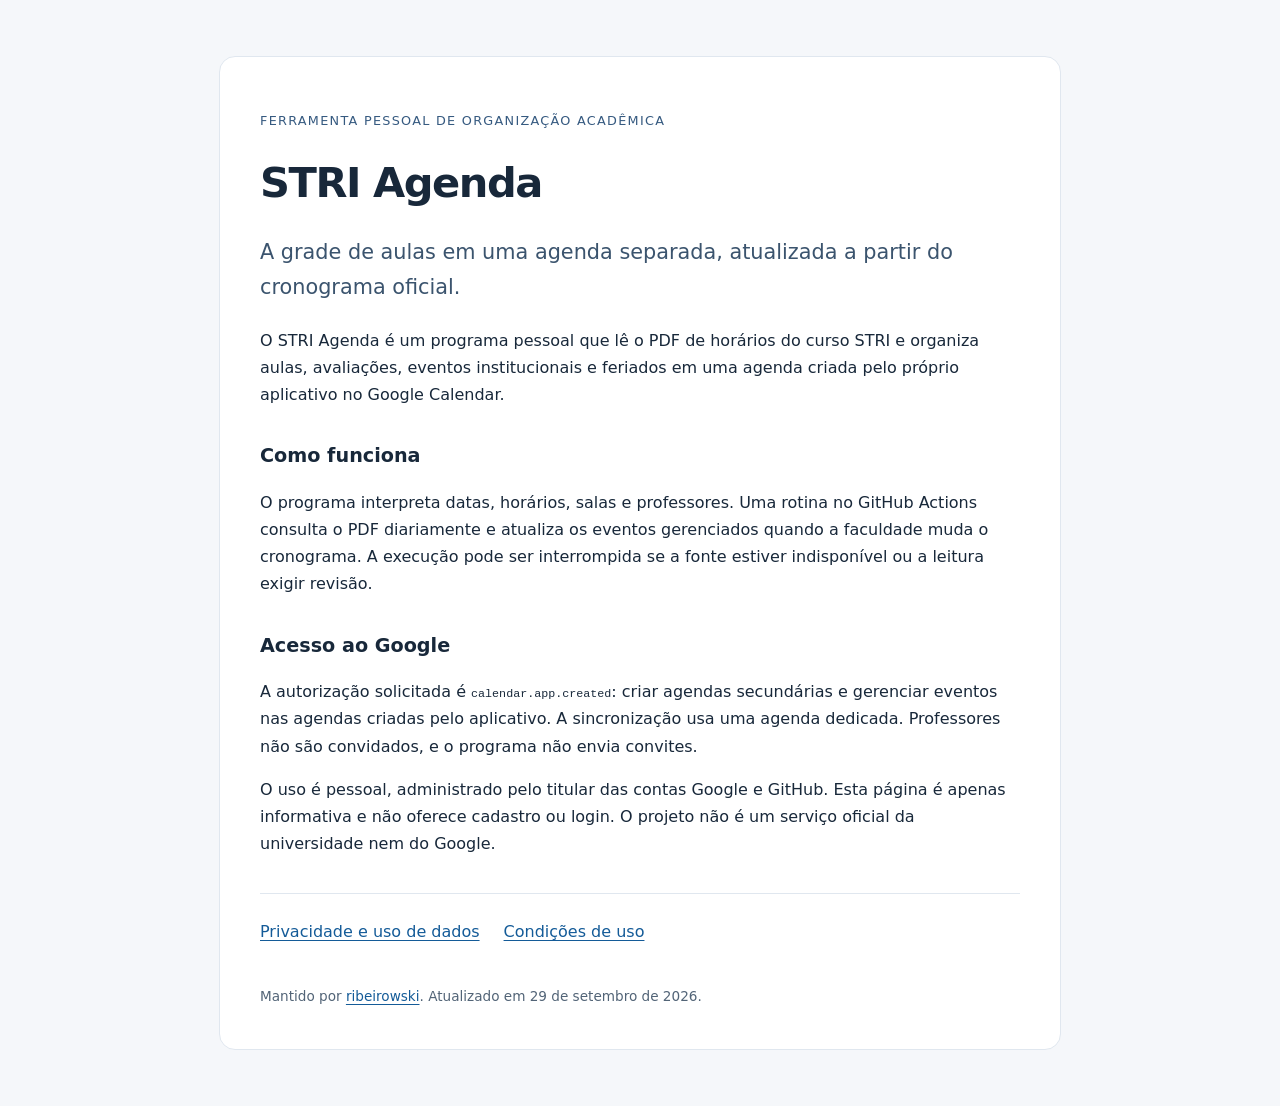
<file: index.html>
<!doctype html>
<html lang="pt-BR"><meta charset="utf-8"><meta name="viewport" content="width=device-width,initial-scale=1"><title>STRI Agenda</title><link rel="stylesheet" href="style.css">
<main><p class="eyebrow">Ferramenta pessoal de organização acadêmica</p><h1>STRI Agenda</h1>
<p class="lead">A grade de aulas em uma agenda separada, atualizada a partir do cronograma oficial.</p>
<p>O STRI Agenda é um programa pessoal que lê o PDF de horários do curso STRI e organiza aulas, avaliações, eventos institucionais e feriados em uma agenda criada pelo próprio aplicativo no Google Calendar.</p>
<h2>Como funciona</h2><p>O programa interpreta datas, horários, salas e professores. Uma rotina no GitHub Actions consulta o PDF diariamente e atualiza os eventos gerenciados quando a faculdade muda o cronograma. A execução pode ser interrompida se a fonte estiver indisponível ou a leitura exigir revisão.</p>
<h2>Acesso ao Google</h2><p>A autorização solicitada é <code>calendar.app.created</code>: criar agendas secundárias e gerenciar eventos nas agendas criadas pelo aplicativo. A sincronização usa uma agenda dedicada. Professores não são convidados, e o programa não envia convites.</p>
<p>O uso é pessoal, administrado pelo titular das contas Google e GitHub. Esta página é apenas informativa e não oferece cadastro ou login. O projeto não é um serviço oficial da universidade nem do Google.</p>
<nav><a href="privacy.html">Privacidade e uso de dados</a><a href="terms.html">Condições de uso</a></nav>
<footer>Mantido por <a href="https://github.com/ribeirowski">ribeirowski</a>. Atualizado em 29 de setembro de 2026.</footer></main></html>
</file>
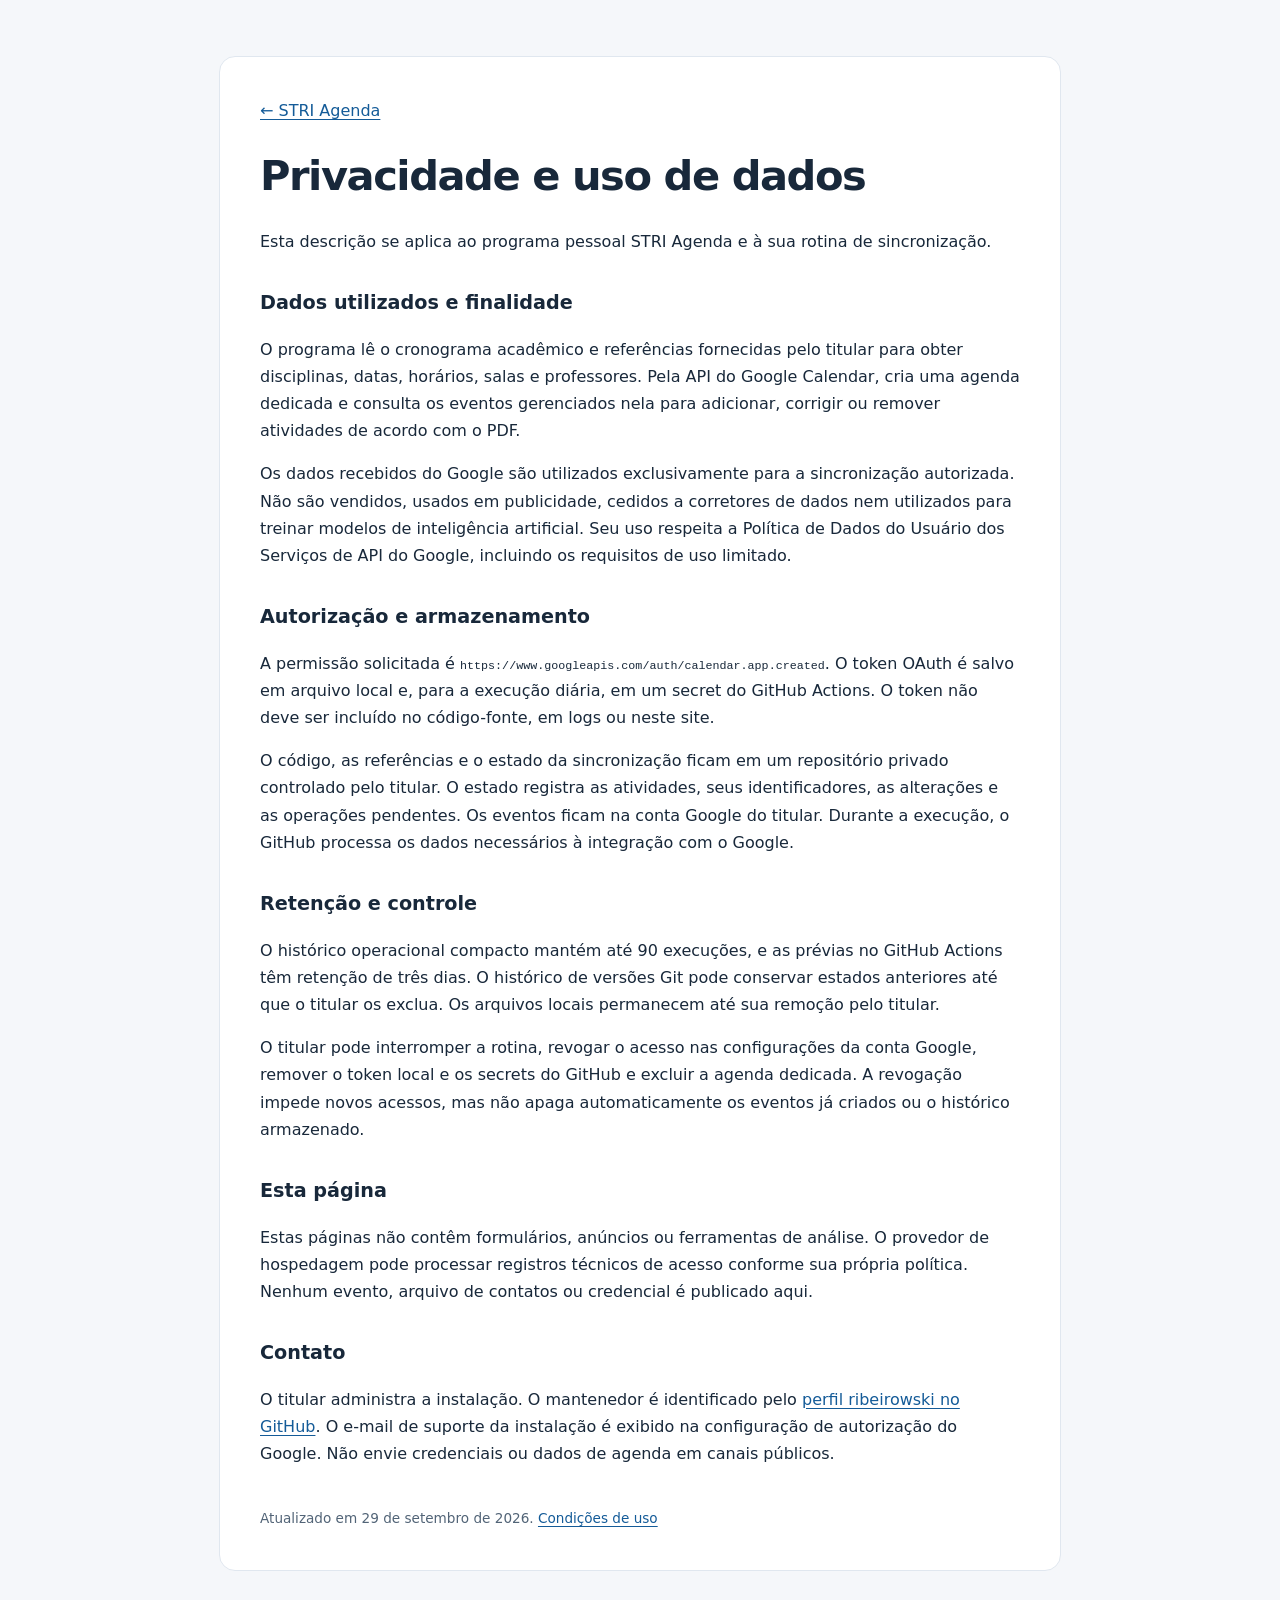
<file: privacy.html>
<!doctype html>
<html lang="pt-BR"><meta charset="utf-8"><meta name="viewport" content="width=device-width,initial-scale=1"><title>Privacidade — STRI Agenda</title><link rel="stylesheet" href="style.css">
<main><a href="index.html">← STRI Agenda</a><h1>Privacidade e uso de dados</h1>
<p>Esta descrição se aplica ao programa pessoal STRI Agenda e à sua rotina de sincronização.</p>
<h2>Dados utilizados e finalidade</h2><p>O programa lê o cronograma acadêmico e referências fornecidas pelo titular para obter disciplinas, datas, horários, salas e professores. Pela API do Google Calendar, cria uma agenda dedicada e consulta os eventos gerenciados nela para adicionar, corrigir ou remover atividades de acordo com o PDF.</p>
<p>Os dados recebidos do Google são utilizados exclusivamente para a sincronização autorizada. Não são vendidos, usados em publicidade, cedidos a corretores de dados nem utilizados para treinar modelos de inteligência artificial. Seu uso respeita a Política de Dados do Usuário dos Serviços de API do Google, incluindo os requisitos de uso limitado.</p>
<h2>Autorização e armazenamento</h2><p>A permissão solicitada é <code>https://www.googleapis.com/auth/calendar.app.created</code>. O token OAuth é salvo em arquivo local e, para a execução diária, em um secret do GitHub Actions. O token não deve ser incluído no código-fonte, em logs ou neste site.</p>
<p>O código, as referências e o estado da sincronização ficam em um repositório privado controlado pelo titular. O estado registra as atividades, seus identificadores, as alterações e as operações pendentes. Os eventos ficam na conta Google do titular. Durante a execução, o GitHub processa os dados necessários à integração com o Google.</p>
<h2>Retenção e controle</h2><p>O histórico operacional compacto mantém até 90 execuções, e as prévias no GitHub Actions têm retenção de três dias. O histórico de versões Git pode conservar estados anteriores até que o titular os exclua. Os arquivos locais permanecem até sua remoção pelo titular.</p>
<p>O titular pode interromper a rotina, revogar o acesso nas configurações da conta Google, remover o token local e os secrets do GitHub e excluir a agenda dedicada. A revogação impede novos acessos, mas não apaga automaticamente os eventos já criados ou o histórico armazenado.</p>
<h2>Esta página</h2><p>Estas páginas não contêm formulários, anúncios ou ferramentas de análise. O provedor de hospedagem pode processar registros técnicos de acesso conforme sua própria política. Nenhum evento, arquivo de contatos ou credencial é publicado aqui.</p>
<h2>Contato</h2><p>O titular administra a instalação. O mantenedor é identificado pelo <a href="https://github.com/ribeirowski">perfil ribeirowski no GitHub</a>. O e-mail de suporte da instalação é exibido na configuração de autorização do Google. Não envie credenciais ou dados de agenda em canais públicos.</p>
<footer>Atualizado em 29 de setembro de 2026. <a href="terms.html">Condições de uso</a></footer></main></html>
</file>
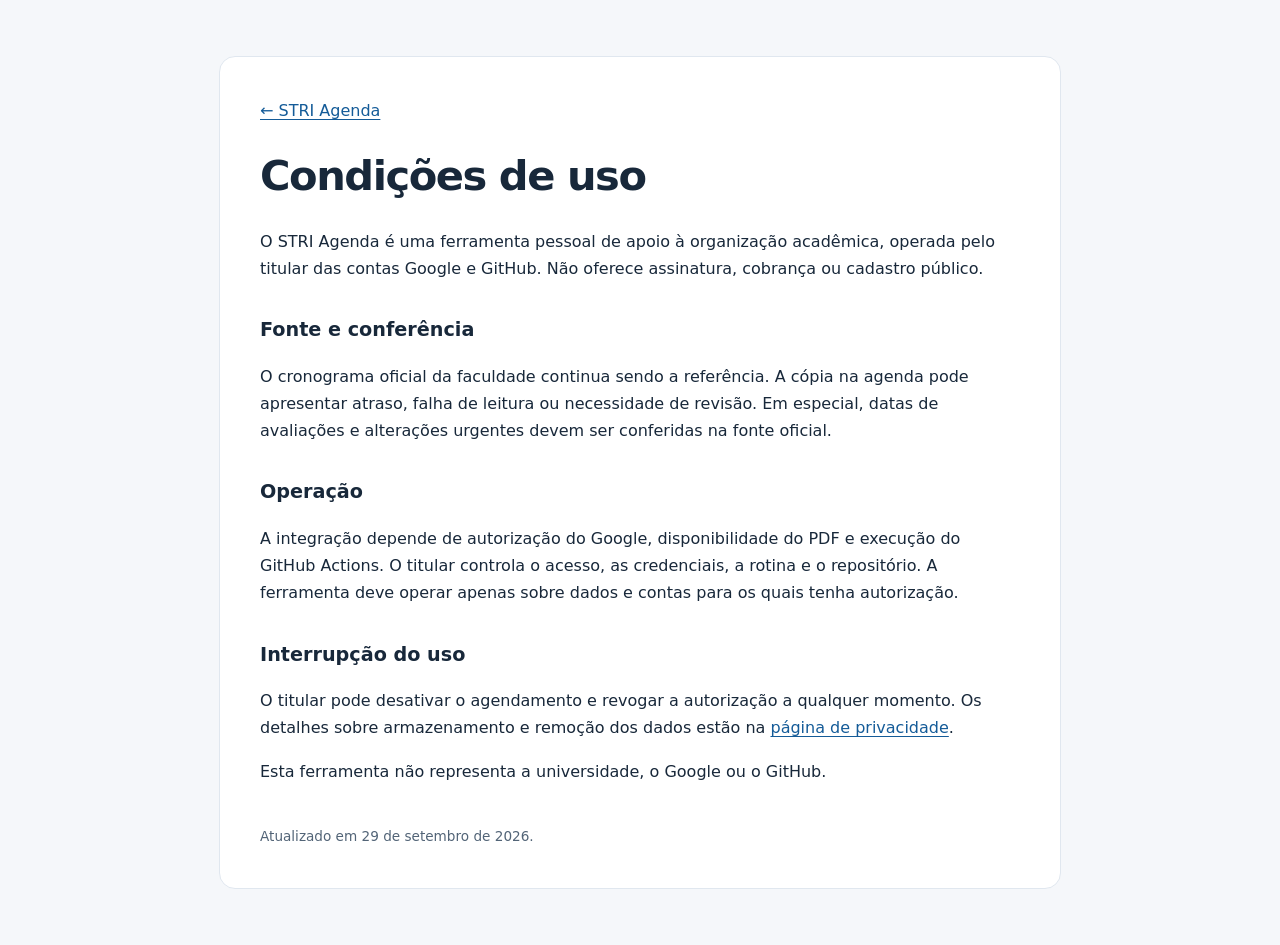
<file: terms.html>
<!doctype html>
<html lang="pt-BR"><meta charset="utf-8"><meta name="viewport" content="width=device-width,initial-scale=1"><title>Condições de uso — STRI Agenda</title><link rel="stylesheet" href="style.css">
<main><a href="index.html">← STRI Agenda</a><h1>Condições de uso</h1>
<p>O STRI Agenda é uma ferramenta pessoal de apoio à organização acadêmica, operada pelo titular das contas Google e GitHub. Não oferece assinatura, cobrança ou cadastro público.</p>
<h2>Fonte e conferência</h2><p>O cronograma oficial da faculdade continua sendo a referência. A cópia na agenda pode apresentar atraso, falha de leitura ou necessidade de revisão. Em especial, datas de avaliações e alterações urgentes devem ser conferidas na fonte oficial.</p>
<h2>Operação</h2><p>A integração depende de autorização do Google, disponibilidade do PDF e execução do GitHub Actions. O titular controla o acesso, as credenciais, a rotina e o repositório. A ferramenta deve operar apenas sobre dados e contas para os quais tenha autorização.</p>
<h2>Interrupção do uso</h2><p>O titular pode desativar o agendamento e revogar a autorização a qualquer momento. Os detalhes sobre armazenamento e remoção dos dados estão na <a href="privacy.html">página de privacidade</a>.</p>
<p>Esta ferramenta não representa a universidade, o Google ou o GitHub.</p>
<footer>Atualizado em 29 de setembro de 2026.</footer></main></html>
</file>
<file: style.css>
:root{color-scheme:light;font-family:system-ui,-apple-system,sans-serif;color:#18283a;background:#f5f7fa}body{margin:0}main{max-width:760px;margin:56px auto;padding:40px;background:white;border:1px solid #e0e7ef;border-radius:16px;line-height:1.7}h1{font-size:2.6rem;line-height:1.15;letter-spacing:-.035em}h2{font-size:1.2rem;margin-top:32px}.eyebrow{font-size:.8rem;text-transform:uppercase;letter-spacing:.1em;color:#365a80}.lead{font-size:1.3rem;color:#3b546e}a{color:#145b98;text-underline-offset:3px}nav{display:flex;gap:24px;flex-wrap:wrap;border-top:1px solid #e0e7ef;padding-top:24px;margin-top:36px}footer{font-size:.85rem;color:#526477;margin-top:40px}code{overflow-wrap:anywhere;font-size:.9em}@media(max-width:600px){main{margin:0;border:0;border-radius:0;padding:28px 22px}h1{font-size:2.1rem}}
</file>
